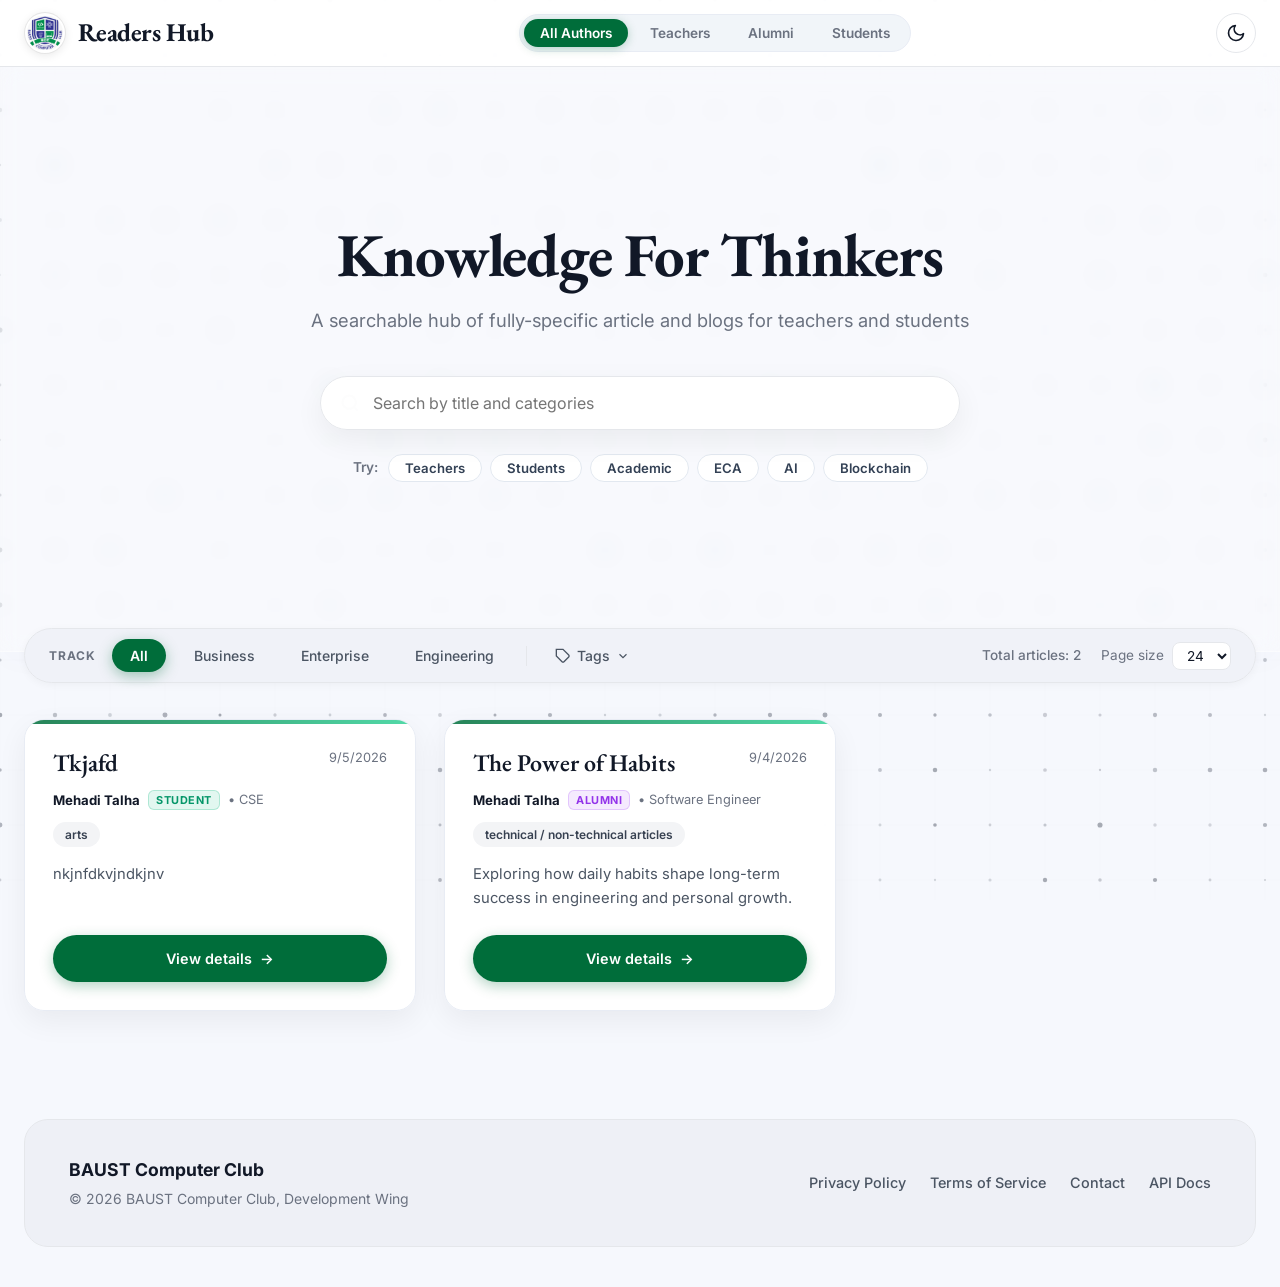
<file: index.html>
<!DOCTYPE html>
<html lang="en" data-theme="light">
<head>
  <meta charset="UTF-8">
  <meta name="viewport" content="width=device-width, initial-scale=1.0">
  <title>Readers Hub - BAUST Computer Club</title>
  <meta name="description" content="A searchable hub of fully-specific article and blogs for teachers and students by BAUST Computer Club.">
  
  <!-- Google Fonts -->
  <link rel="preconnect" href="https://fonts.googleapis.com">
  <link rel="preconnect" href="https://fonts.gstatic.com" crossorigin>
  <link href="https://fonts.googleapis.com/css2?family=EB+Garamond:ital,wght@0,400..800;1,400..800&family=Inter:ital,opsz,wght@0,14..32,100..900;1,14..32,100..900&display=swap" rel="stylesheet">
  
  <link rel="stylesheet" href="style.css">
</head>
<body>

  <!-- Full Webpage Constellation Grid Canvas Background -->
  <canvas id="constellationCanvas" class="global-canvas-bg"></canvas>

  <!-- Top Navigation Header -->
  <header class="site-header">
    <div class="header-container">
      <!-- Left: Logo + Readers Hub title side-by-side -->
      <a href="index.html" class="brand-logo-group" aria-label="BAUST Computer Club Home">
        <img src="img/logo.jpeg" alt="BAUST Computer Club Logo" class="bcc-logo-img">
        <h1 class="header-title">Readers Hub</h1>
      </a>

      <!-- Center/Right: Author Category Nav Buttons (No dropdown) -->
      <nav class="nav-author-categories" aria-label="Author Categories">
        <button class="author-cat-nav-btn active" data-role="all">All Authors</button>
        <button class="author-cat-nav-btn" data-role="teacher">Teachers</button>
        <button class="author-cat-nav-btn" data-role="alumni">Alumni</button>
        <button class="author-cat-nav-btn" data-role="student">Students</button>
      </nav>

      <!-- Right Theme Toggle -->
      <div class="header-actions">
        <button id="themeToggleBtn" class="theme-toggle-btn" aria-label="Toggle light/dark theme" title="Toggle Theme">
          <!-- Sun Icon (shown in dark mode) -->
          <svg class="icon-sun" viewBox="0 0 24 24" width="20" height="20" stroke="currentColor" stroke-width="2" fill="none" stroke-linecap="round" stroke-linejoin="round">
            <circle cx="12" cy="12" r="5"></circle>
            <line x1="12" y1="1" x2="12" y2="3"></line>
            <line x1="12" y1="21" x2="12" y2="23"></line>
            <line x1="4.22" y1="4.22" x2="5.64" y2="5.64"></line>
            <line x1="18.36" y1="18.36" x2="19.78" y2="19.78"></line>
            <line x1="1" y1="12" x2="3" y2="12"></line>
            <line x1="21" y1="12" x2="23" y2="12"></line>
            <line x1="4.22" y1="19.78" x2="5.64" y2="18.36"></line>
            <line x1="18.36" y1="5.64" x2="19.78" y2="4.22"></line>
          </svg>
          <!-- Moon Icon (shown in light mode) -->
          <svg class="icon-moon" viewBox="0 0 24 24" width="20" height="20" stroke="currentColor" stroke-width="2" fill="none" stroke-linecap="round" stroke-linejoin="round">
            <path d="M21 12.79A9 9 0 1 1 11.21 3 7 7 0 0 0 21 12.79z"></path>
          </svg>
        </button>
      </div>
    </div>
  </header>

  <!-- Hero Section -->
  <section class="hero-section">
    <div class="hero-container">
      <h2 class="hero-title">Knowledge For Thinkers</h2>
      <p class="hero-subtitle">A searchable hub of fully-specific article and blogs for teachers and students</p>

      <!-- Search Input Container -->
      <div class="search-box-wrapper">
        <svg class="search-icon" viewBox="0 0 24 24" width="20" height="20" stroke="currentColor" stroke-width="2" fill="none">
          <circle cx="11" cy="11" r="8"></circle>
          <line x1="21" y1="21" x2="16.65" y2="16.65"></line>
        </svg>
        <input type="text" id="searchInput" class="search-input" placeholder="Search by title and categories" autocomplete="off" aria-label="Search articles">
        <button id="clearSearchBtn" class="clear-search-btn" aria-label="Clear search" hidden>✕</button>
      </div>

      <!-- Quick Try Keywords -->
      <div class="quick-try-wrapper">
        <span class="try-label">Try:</span>
        <div class="try-pills">
          <button class="try-pill-btn" data-query="Teachers">Teachers</button>
          <button class="try-pill-btn" data-query="Students">Students</button>
          <button class="try-pill-btn" data-query="Academic">Academic</button>
          <button class="try-pill-btn" data-query="ECA">ECA</button>
          <button class="try-pill-btn" data-query="ai">AI</button>
          <button class="try-pill-btn" data-query="blockchain">Blockchain</button>
        </div>
      </div>
    </div>
  </section>

  <!-- Control & Filter Bar -->
  <main class="content-wrapper">
    <div class="control-bar-wrapper">
      <div class="control-bar">
        <!-- Left: Track filter buttons -->
        <div class="track-filters">
          <span class="track-label">TRACK</span>
          <button class="track-btn active" data-track="All">All</button>
          <button class="track-btn" data-track="Business">Business</button>
          <button class="track-btn" data-track="Enterprise">Enterprise</button>
          <button class="track-btn" data-track="Engineering">Engineering</button>

          <!-- Divider -->
          <span class="v-divider"></span>

          <!-- Tags Dropdown filter button -->
          <div class="tags-dropdown-wrapper">
            <button id="tagsDropdownBtn" class="tags-dropdown-btn">
              <svg viewBox="0 0 24 24" width="16" height="16" stroke="currentColor" stroke-width="2" fill="none">
                <path d="M20.59 13.41l-7.17 7.17a2 2 0 0 1-2.83 0L2 12V2h10l8.59 8.59a2 2 0 0 1 0 2.82z"></path>
                <line x1="7" y1="7" x2="7.01" y2="7"></line>
              </svg>
              <span>Tags</span>
              <svg class="chevron-icon" viewBox="0 0 24 24" width="14" height="14" stroke="currentColor" stroke-width="2" fill="none">
                <polyline points="6 9 12 15 18 9"></polyline>
              </svg>
            </button>

            <!-- Tags menu -->
            <div id="tagsMenu" class="tags-menu" hidden>
              <!-- Populated dynamically -->
            </div>
          </div>
        </div>

        <!-- Right: Counter and Page Size -->
        <div class="control-right">
          <span class="article-count" id="articleCountLabel">Total articles: 0</span>
          
          <div class="page-size-wrapper">
            <label for="pageSizeSelect">Page size</label>
            <select id="pageSizeSelect" class="page-size-select">
              <option value="6">6</option>
              <option value="12">12</option>
              <option value="24" selected>24</option>
              <option value="36">36</option>
            </select>
          </div>
        </div>
      </div>
    </div>

    <!-- Article Cards Grid -->
    <section class="articles-section">
      <div id="articlesGrid" class="articles-grid">
        <!-- Rendered dynamically via app.js -->
      </div>

      <!-- Empty State -->
      <div id="emptyState" class="empty-state" hidden>
        <div class="empty-icon">🔍</div>
        <h3>No matching articles found</h3>
        <p>Try adjusting your search criteria or filter tags.</p>
        <button id="resetFiltersBtn" class="reset-btn">Reset All Filters</button>
      </div>
    </section>

    <!-- Pagination Container -->
    <nav class="pagination-container" aria-label="Page navigation">
      <div id="paginationControls" class="pagination-controls">
        <!-- Dynamic pagination buttons -->
      </div>
    </nav>
  </main>

  <!-- Footer Section -->
  <footer class="site-footer">
    <div class="footer-card">
      <div class="footer-left">
        <h4 class="footer-brand">BAUST Computer Club</h4>
        <p class="footer-copyright">© 2026 BAUST Computer Club, Development Wing</p>
      </div>

      <div class="footer-links">
        <a href="#privacy" class="footer-link">Privacy Policy</a>
        <a href="#terms" class="footer-link">Terms of Service</a>
        <a href="#contact" class="footer-link">Contact</a>
        <a href="#api" class="footer-link">API Docs</a>
      </div>
    </div>
  </footer>

  <!-- Article Detail Modal -->
  <div id="articleModal" class="modal-overlay" hidden aria-hidden="true" role="dialog" aria-labelledby="modalTitle">
    <div class="modal-card">
      <button id="closeModalBtn" class="modal-close-btn" aria-label="Close modal">✕</button>
      
      <div class="modal-header">
        <div class="modal-meta-top">
          <span id="modalDate" class="modal-date">2024-08-12</span>
          <span id="modalTrack" class="modal-track-badge">Business</span>
        </div>
        <h2 id="modalTitle" class="modal-title">FungalForecast</h2>
        <div id="modalCategories" class="modal-categories"></div>
      </div>

      <div class="modal-body">
        <div id="modalDescription" class="modal-description-callout"></div>
        <div id="modalContent" class="modal-full-content"></div>
      </div>

      <div class="modal-footer">
        <div id="modalTags" class="modal-tags"></div>
      </div>
    </div>
  </div>

  <script src="data.js"></script>
  <script src="app.js"></script>
</body>
</html>
</file>
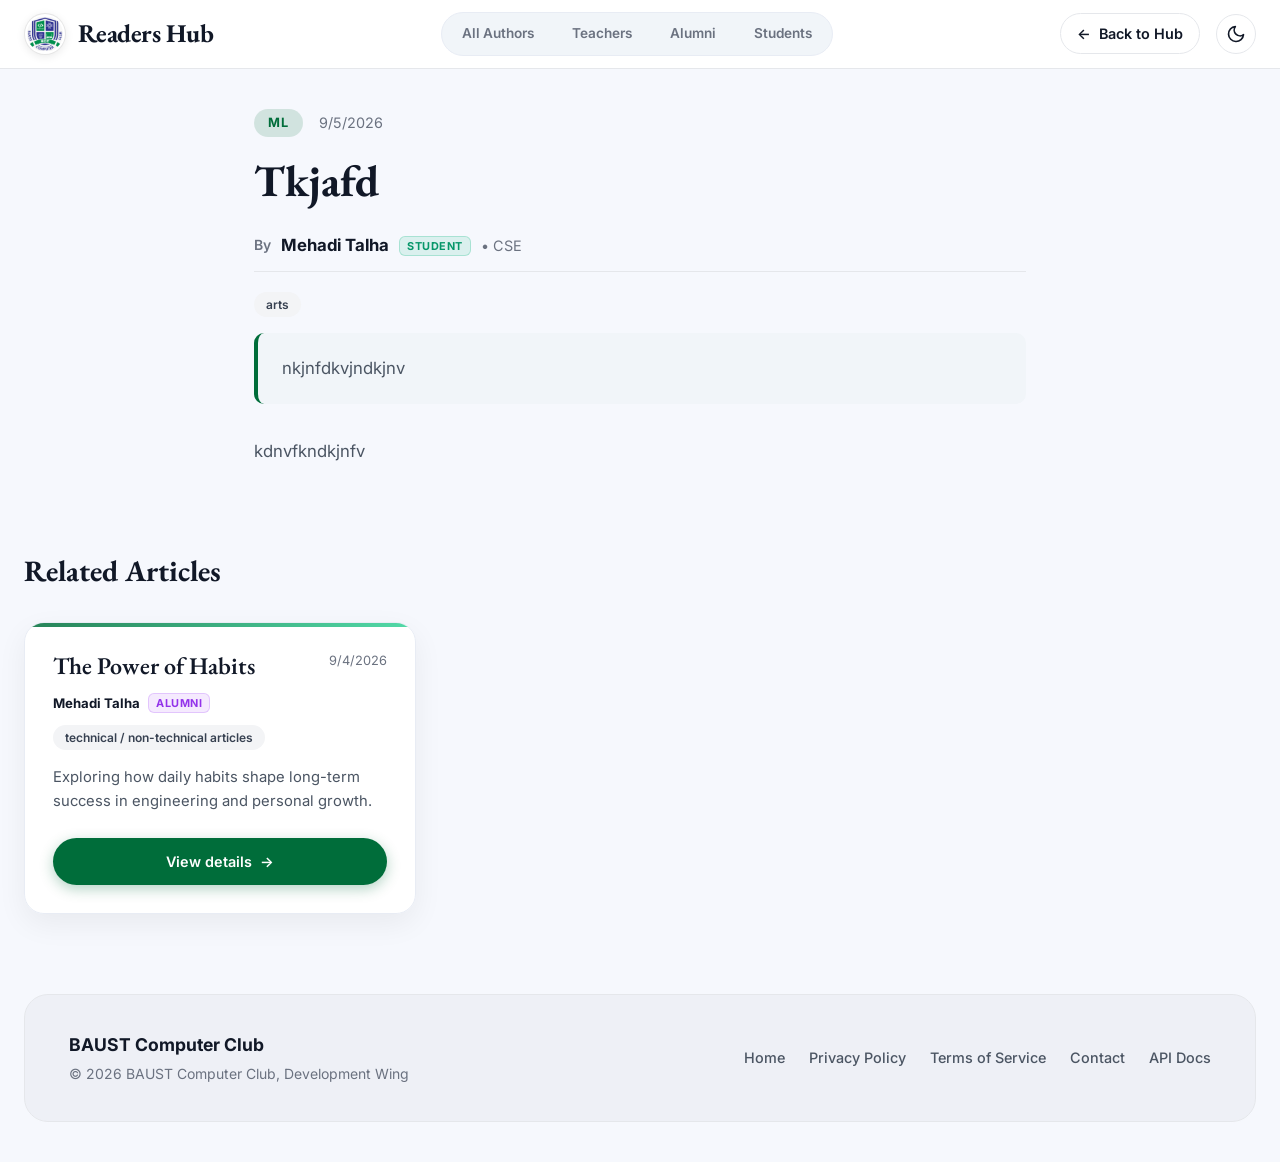
<file: article.html>
<!DOCTYPE html>
<html lang="en" data-theme="light">
<head>
  <meta charset="UTF-8">
  <meta name="viewport" content="width=device-width, initial-scale=1.0">
  <title>Article Detail - Readers Hub</title>
  <meta name="description" content="Read full article on Readers Hub by BAUST Computer Club.">
  
  <!-- Google Fonts -->
  <link rel="preconnect" href="https://fonts.googleapis.com">
  <link rel="preconnect" href="https://fonts.gstatic.com" crossorigin>
  <link href="https://fonts.googleapis.com/css2?family=EB+Garamond:ital,wght@0,400..800;1,400..800&family=Inter:ital,opsz,wght@0,14..32,100..900;1,14..32,100..900&display=swap" rel="stylesheet">
  
  <link rel="stylesheet" href="style.css">
</head>
<body>

  <!-- Top Navigation Header -->
  <header class="site-header">
    <div class="header-container">
      <!-- Left: Logo + Readers Hub title side-by-side -->
      <a href="index.html" class="brand-logo-group" aria-label="BAUST Computer Club Home">
        <img src="img/logo.jpeg" alt="BAUST Computer Club Logo" class="bcc-logo-img">
        <h1 class="header-title">Readers Hub</h1>
      </a>

      <!-- Center/Right: Author Category Nav Links (No dropdown) -->
      <nav class="nav-author-categories" aria-label="Author Categories">
        <a href="index.html" class="author-cat-nav-link">All Authors</a>
        <a href="index.html?authorCategory=teacher" class="author-cat-nav-link">Teachers</a>
        <a href="index.html?authorCategory=alumni" class="author-cat-nav-link">Alumni</a>
        <a href="index.html?authorCategory=student" class="author-cat-nav-link">Students</a>
      </nav>

      <!-- Right Header Actions -->
      <div class="header-actions">
        <a href="index.html" class="back-btn-link">
          <span>←</span> Back to Hub
        </a>

        <button id="themeToggleBtn" class="theme-toggle-btn" aria-label="Toggle light/dark theme" title="Toggle Theme">
          <svg class="icon-sun" viewBox="0 0 24 24" width="20" height="20" stroke="currentColor" stroke-width="2" fill="none" stroke-linecap="round" stroke-linejoin="round">
            <circle cx="12" cy="12" r="5"></circle>
            <line x1="12" y1="1" x2="12" y2="3"></line>
            <line x1="12" y1="21" x2="12" y2="23"></line>
            <line x1="4.22" y1="4.22" x2="5.64" y2="5.64"></line>
            <line x1="18.36" y1="18.36" x2="19.78" y2="19.78"></line>
            <line x1="1" y1="12" x2="3" y2="12"></line>
            <line x1="21" y1="12" x2="23" y2="12"></line>
            <line x1="4.22" y1="19.78" x2="5.64" y2="18.36"></line>
            <line x1="18.36" y1="5.64" x2="19.78" y2="4.22"></line>
          </svg>
          <svg class="icon-moon" viewBox="0 0 24 24" width="20" height="20" stroke="currentColor" stroke-width="2" fill="none" stroke-linecap="round" stroke-linejoin="round">
            <path d="M21 12.79A9 9 0 1 1 11.21 3 7 7 0 0 0 21 12.79z"></path>
          </svg>
        </button>
      </div>
    </div>
  </header>

  <!-- Article View Container -->
  <main class="article-page-container">
    <div id="articleHeroCard" class="article-reader-view">
      <div class="article-meta-row">
        <span id="articleTrack" class="article-track-pill">Track</span>
        <span id="articleDate" class="article-date-text">2024-08-12</span>
      </div>

      <h1 id="articleTitle" class="article-main-title">Loading Article...</h1>

      <!-- Author Box Under Title -->
      <div id="articleAuthorBox" class="article-author-card"></div>

      <div id="articleCategories" class="card-categories"></div>

      <div id="articleDescription" class="article-lead-box"></div>

      <div id="articleBody" class="article-body-content"></div>

      <div id="articleTags" class="article-tags-row"></div>
    </div>
  </main>

  <!-- Related Articles Section -->
  <section class="related-section">
    <h2 class="related-title">Related Articles</h2>
    <div id="relatedGrid" class="articles-grid"></div>
  </section>

  <!-- Footer -->
  <footer class="site-footer">
    <div class="footer-card">
      <div class="footer-left">
        <h4 class="footer-brand">BAUST Computer Club</h4>
        <p class="footer-copyright">© 2026 BAUST Computer Club, Development Wing</p>
      </div>

      <div class="footer-links">
        <a href="index.html" class="footer-link">Home</a>
        <a href="#privacy" class="footer-link">Privacy Policy</a>
        <a href="#terms" class="footer-link">Terms of Service</a>
        <a href="#contact" class="footer-link">Contact</a>
        <a href="#api" class="footer-link">API Docs</a>
      </div>
    </div>
  </footer>

  <script src="data.js"></script>
  <script src="article.js"></script>
</body>
</html>
</file>
<file: style.css>
/* CSS Reset & Variables */
*, *::before, *::after {
  box-sizing: border-box;
  margin: 0;
  padding: 0;
}

:root {
  --font-serif: 'EB Garamond', Georgia, serif;
  --font-sans: 'Inter', -apple-system, BlinkMacSystemFont, 'Segoe UI', Roboto, sans-serif;
  --transition-speed: 0.25s;
}

/* Light Theme Variables */
[data-theme="light"] {
  --bg-page: #f6f8fd;
  --bg-header: rgba(255, 255, 255, 0.95);
  --bg-hero: rgba(255, 255, 255, 0.45);
  --bg-hero-search: rgba(255, 255, 255, 0.98);
  --bg-control-bar: rgba(240, 242, 248, 0.95);
  --bg-control-active: #006D3A;
  --text-control-active: #ffffff;
  --bg-card: rgba(255, 255, 255, 0.95);
  --bg-footer: rgba(238, 240, 246, 0.95);
  --text-heading: #111827;
  --text-body: #4b5563;
  --text-muted: #6b7280;
  --border-light: #e5e7eb;
  --border-card: #e8ecf4;
  --shadow-sm: 0 2px 8px rgba(0, 0, 0, 0.04);
  --shadow-md: 0 10px 30px rgba(0, 0, 0, 0.06);
  --shadow-hover: 0 20px 45px rgba(0, 0, 0, 0.12), 0 0 25px rgba(0, 109, 58, 0.35);
  --accent-color: #006D3A;
  --btn-view-bg: #006D3A;
  --btn-view-text: #ffffff;
  --btn-view-hover: #00552d;
  --pill-try-bg: #ffffff;
  --pill-try-border: #e2e8f0;
  --pill-try-text: #334155;
  --tag-bg: #f1f5f9;
  --tag-text: #334155;
  --accent-bar: linear-gradient(90deg, #006D3A, #34d399);
}

/* Dark Theme Variables */
[data-theme="dark"] {
  --bg-page: #0f1015;
  --bg-header: rgba(20, 21, 28, 0.92);
  --bg-hero: transparent;
  --bg-hero-search: rgba(24, 26, 36, 0.95);
  --bg-control-bar: rgba(24, 27, 36, 0.92);
  --bg-control-active: #006D3A;
  --text-control-active: #ffffff;
  --bg-card: rgba(28, 31, 43, 0.92);
  --bg-footer: rgba(25, 27, 38, 0.92);
  --text-heading: #f9fafb;
  --text-body: #cbd5e1;
  --text-muted: #94a3b8;
  --border-light: #262936;
  --border-card: #282c3d;
  --shadow-sm: 0 2px 10px rgba(0, 0, 0, 0.3);
  --shadow-md: 0 12px 35px rgba(0, 0, 0, 0.45);
  --shadow-hover: 0 22px 50px rgba(0, 0, 0, 0.65), 0 0 25px rgba(0, 109, 58, 0.45);
  --accent-color: #006D3A;
  --btn-view-bg: #006D3A;
  --btn-view-text: #ffffff;
  --btn-view-hover: #008f4c;
  --pill-try-bg: #1c1f2b;
  --pill-try-border: #2e3346;
  --pill-try-text: #e2e8f0;
  --tag-bg: #12141c;
  --tag-text: #cbd5e1;
  --accent-bar: linear-gradient(90deg, #006D3A, #34d399);
}

body {
  font-family: var(--font-sans);
  background-color: var(--bg-page);
  color: var(--text-body);
  line-height: 1.6;
  min-height: 100vh;
  position: relative;
  transition: background-color var(--transition-speed), color var(--transition-speed);
}

/* Full Webpage Fixed Canvas Background */
.global-canvas-bg {
  position: fixed;
  top: 0;
  left: 0;
  width: 100vw;
  height: 100vh;
  pointer-events: none;
  z-index: 0;
}

/* Header Navbar */
.site-header {
  position: sticky;
  top: 0;
  z-index: 1000;
  background-color: var(--bg-header);
  border-bottom: 1px solid var(--border-light);
  backdrop-filter: blur(12px);
  transition: background-color var(--transition-speed), border-color var(--transition-speed);
}

.header-container {
  max-width: 1280px;
  margin: 0 auto;
  padding: 12px 24px;
  display: flex;
  align-items: center;
  justify-content: space-between;
}

.brand-logo-group {
  display: flex;
  align-items: center;
  gap: 12px;
  text-decoration: none;
  transition: transform 0.2s ease;
}

.brand-logo-group:hover {
  transform: scale(1.02);
}

.bcc-logo-img {
  width: 42px;
  height: 42px;
  border-radius: 50%;
  object-fit: contain;
  background-color: #ffffff;
  padding: 2px;
  border: 1px solid rgba(0, 0, 0, 0.1);
  display: block;
  flex-shrink: 0;
  box-shadow: 0 2px 8px rgba(0, 0, 0, 0.08);
}

.header-title {
  font-family: var(--font-serif);
  font-size: 1.6rem;
  font-weight: 700;
  color: var(--text-heading);
  letter-spacing: -0.02em;
  line-height: 1;
}

/* Direct Author Category Nav Buttons & Links (No dropdown) */
.nav-author-categories {
  display: flex;
  align-items: center;
  gap: 6px;
  background-color: var(--tag-bg);
  padding: 4px;
  border-radius: 9999px;
  border: 1px solid var(--border-card);
}

.author-cat-nav-btn, .author-cat-nav-link {
  display: inline-flex;
  align-items: center;
  justify-content: center;
  padding: 6px 16px;
  border-radius: 9999px;
  font-family: var(--font-sans);
  font-size: 0.85rem;
  font-weight: 600;
  color: var(--text-muted);
  background: transparent;
  border: none;
  text-decoration: none;
  cursor: pointer;
  transition: all 0.2s cubic-bezier(0.16, 1, 0.3, 1);
  white-space: nowrap;
}

.author-cat-nav-btn:hover, .author-cat-nav-link:hover {
  color: var(--text-heading);
  background-color: rgba(0, 0, 0, 0.05);
}

[data-theme="dark"] .author-cat-nav-btn:hover, [data-theme="dark"] .author-cat-nav-link:hover {
  background-color: rgba(255, 255, 255, 0.08);
}

.author-cat-nav-btn.active, .author-cat-nav-link.active {
  background-color: #006D3A;
  color: #ffffff !important;
  box-shadow: 0 2px 10px rgba(0, 109, 58, 0.25);
}

.header-actions {
  display: flex;
  align-items: center;
  gap: 16px;
}

.back-btn-link {
  display: inline-flex;
  align-items: center;
  gap: 8px;
  color: var(--text-heading);
  text-decoration: none;
  font-size: 0.9rem;
  font-weight: 600;
  padding: 8px 16px;
  border-radius: 9999px;
  background: var(--pill-try-bg);
  border: 1px solid var(--border-light);
  transition: all 0.2s ease;
}

.back-btn-link:hover {
  border-color: #006D3A;
  color: #006D3A;
  transform: translateX(-3px);
}

.theme-toggle-btn {
  background: var(--pill-try-bg);
  border: 1px solid var(--border-light);
  color: var(--text-heading);
  width: 40px;
  height: 40px;
  border-radius: 50%;
  display: flex;
  align-items: center;
  justify-content: center;
  cursor: pointer;
  transition: all 0.2s ease;
}

.theme-toggle-btn:hover {
  transform: rotate(15deg) scale(1.08);
  border-color: #006D3A;
}

[data-theme="light"] .icon-sun { display: none; }
[data-theme="light"] .icon-moon { display: block; }
[data-theme="dark"] .icon-sun { display: block; }
[data-theme="dark"] .icon-moon { display: none; }

/* Hero Section */
.hero-section {
  min-height: 65vh;
  display: flex;
  align-items: center;
  justify-content: center;
  padding: 80px 24px 96px;
  text-align: center;
  position: relative;
  z-index: 1;
  transition: background 0.3s ease, backdrop-filter 0.3s ease;
}

/* Glassmorphism Effect in Hero Section (Light Mode Only) */
[data-theme="light"] .hero-section {
  background: rgba(255, 255, 255, 0.22);
  backdrop-filter: blur(10px);
  -webkit-backdrop-filter: blur(10px);
  border-bottom: 1px solid rgba(255, 255, 255, 0.4);
  box-shadow: 0 8px 32px rgba(31, 38, 135, 0.02);
}

[data-theme="dark"] .hero-section {
  background: transparent;
  backdrop-filter: none;
  -webkit-backdrop-filter: none;
  border-bottom: none;
  box-shadow: none;
}

.hero-container {
  position: relative;
  z-index: 2;
  max-width: 900px;
  margin: 0 auto;
  width: 100%;
}

.hero-title {
  font-family: var(--font-serif);
  font-size: 3.8rem;
  font-weight: 700;
  color: var(--text-heading);
  margin-bottom: 16px;
  letter-spacing: -0.02em;
  line-height: 1.15;
}

.hero-subtitle {
  font-size: 1.15rem;
  color: var(--text-muted);
  margin-bottom: 40px;
  font-weight: 400;
}

/* Search Box */
.search-box-wrapper {
  position: relative;
  max-width: 640px;
  margin: 0 auto 24px;
}

.search-icon {
  position: absolute;
  left: 20px;
  top: 50%;
  transform: translateY(-50%);
  color: var(--text-muted);
  pointer-events: none;
}

.search-input {
  width: 100%;
  padding: 16px 48px 16px 52px;
  font-family: var(--font-sans);
  font-size: 1rem;
  color: var(--text-heading);
  background-color: var(--bg-hero-search);
  border: 1px solid var(--border-light);
  border-radius: 9999px;
  box-shadow: var(--shadow-md);
  outline: none;
  transition: all 0.2s ease;
  backdrop-filter: blur(8px);
}

.search-input:focus {
  border-color: #006D3A;
  box-shadow: 0 0 0 4px rgba(0, 109, 58, 0.2), var(--shadow-md);
}

.clear-search-btn {
  position: absolute;
  right: 18px;
  top: 50%;
  transform: translateY(-50%);
  background: none;
  border: none;
  color: var(--text-muted);
  font-size: 1.1rem;
  cursor: pointer;
  padding: 4px;
}

.clear-search-btn:hover {
  color: var(--text-heading);
}

/* Quick Try Pills */
.quick-try-wrapper {
  display: flex;
  align-items: center;
  justify-content: center;
  gap: 10px;
  flex-wrap: wrap;
  font-size: 0.9rem;
}

.try-label {
  color: var(--text-muted);
  font-size: 0.85rem;
  font-weight: 600;
}

.try-pills {
  display: flex;
  align-items: center;
  gap: 8px;
  flex-wrap: wrap;
}

.try-pill-btn {
  background-color: var(--pill-try-bg);
  border: 1px solid var(--pill-try-border);
  color: var(--pill-try-text);
  font-family: var(--font-sans);
  font-size: 0.825rem;
  font-weight: 600;
  padding: 5px 16px;
  border-radius: 9999px;
  cursor: pointer;
  transition: all 0.2s ease;
}

.try-pill-btn:hover, .try-pill-btn.active {
  background-color: #006D3A;
  color: #ffffff;
  border-color: #006D3A;
  transform: translateY(-1px);
}

/* Main Content Area */
.content-wrapper {
  max-width: 1280px;
  margin: -24px auto 60px;
  padding: 0 24px;
  position: relative;
  z-index: 10;
}

/* Control & Filter Bar (Higher Stacking Context) */
.control-bar-wrapper {
  margin-bottom: 36px;
  position: relative;
  z-index: 500;
}

.control-bar {
  background-color: var(--bg-control-bar);
  border: 1px solid var(--border-light);
  border-radius: 9999px;
  padding: 10px 24px;
  display: flex;
  align-items: center;
  justify-content: space-between;
  gap: 16px;
  flex-wrap: wrap;
  box-shadow: var(--shadow-sm);
  backdrop-filter: blur(12px);
  position: relative;
  z-index: 500;
  overflow: visible !important;
  transition: background-color var(--transition-speed), border-color var(--transition-speed);
}

.track-filters {
  display: flex;
  align-items: center;
  gap: 10px;
  flex-wrap: wrap;
}

.track-label {
  font-size: 0.75rem;
  font-weight: 700;
  letter-spacing: 0.08em;
  color: var(--text-muted);
  margin-right: 6px;
}

.track-btn {
  background: transparent;
  border: none;
  color: var(--text-body);
  font-family: var(--font-sans);
  font-size: 0.875rem;
  font-weight: 500;
  padding: 8px 18px;
  border-radius: 9999px;
  cursor: pointer;
  transition: all 0.2s ease;
}

.track-btn:hover {
  color: var(--text-heading);
  background-color: rgba(255, 255, 255, 0.06);
}

.track-btn.active {
  background-color: #006D3A;
  color: #ffffff;
  font-weight: 600;
  box-shadow: 0 4px 14px rgba(0, 109, 58, 0.35);
}

.v-divider {
  width: 1px;
  height: 20px;
  background-color: var(--border-light);
  margin: 0 4px;
}

/* Tags Dropdown - Highest Stacking Priority */
.tags-dropdown-wrapper {
  position: relative;
  z-index: 600;
}

.tags-dropdown-btn {
  background: transparent;
  border: none;
  color: var(--text-body);
  font-family: var(--font-sans);
  font-size: 0.875rem;
  font-weight: 500;
  display: flex;
  align-items: center;
  gap: 6px;
  padding: 8px 14px;
  border-radius: 9999px;
  cursor: pointer;
  transition: all 0.2s ease;
}

.tags-dropdown-btn:hover, .tags-dropdown-btn.active {
  background-color: rgba(255, 255, 255, 0.06);
  color: var(--text-heading);
}

.tags-menu {
  display: none;
  position: absolute;
  top: calc(100% + 10px);
  left: 0;
  background-color: var(--bg-card);
  border: 1px solid var(--border-card);
  border-radius: 16px;
  padding: 14px;
  width: 250px;
  max-height: 280px;
  overflow-y: auto;
  box-shadow: 0 16px 45px rgba(0, 0, 0, 0.35);
  backdrop-filter: blur(20px);
  z-index: 99999;
}

.tags-menu.show {
  display: flex;
  flex-direction: column;
  gap: 6px;
}

.tag-option-item {
  display: flex;
  align-items: center;
  gap: 8px;
  font-size: 0.85rem;
  color: var(--text-body);
  cursor: pointer;
  padding: 6px 10px;
  border-radius: 6px;
  transition: background 0.15s ease;
}

.tag-option-item:hover {
  background-color: var(--tag-bg);
  color: var(--text-heading);
}

/* Right Control Meta */
.control-right {
  display: flex;
  align-items: center;
  gap: 20px;
  font-size: 0.85rem;
  color: var(--text-muted);
}

.article-count {
  font-weight: 500;
}

.page-size-wrapper {
  display: flex;
  align-items: center;
  gap: 8px;
}

.page-size-select {
  background-color: var(--bg-card);
  color: var(--text-heading);
  border: 1px solid var(--border-light);
  border-radius: 8px;
  padding: 4px 10px;
  font-family: var(--font-sans);
  font-size: 0.85rem;
  cursor: pointer;
  outline: none;
}

/* Articles Grid (Lower Stacking Priority than Control Bar) */
.articles-grid {
  display: grid;
  grid-template-columns: repeat(3, 1fr);
  gap: 28px;
  position: relative;
  z-index: 1;
}

@media (max-width: 1024px) {
  .articles-grid {
    grid-template-columns: repeat(2, 1fr);
  }
}

@media (max-width: 680px) {
  .articles-grid {
    grid-template-columns: 1fr;
  }
  .control-bar {
    border-radius: 20px;
    flex-direction: column;
    align-items: flex-start;
  }
  .control-right {
    width: 100%;
    justify-content: space-between;
  }
  .hero-title {
    font-size: 2.6rem;
  }
}

/* Article Card */
.article-card {
  background-color: var(--bg-card);
  border: 1px solid var(--border-card);
  border-radius: 20px;
  padding: 28px;
  display: flex;
  flex-direction: column;
  justify-content: space-between;
  position: relative;
  overflow: hidden;
  box-shadow: var(--shadow-md);
  backdrop-filter: blur(12px);
  transition: transform 0.25s cubic-bezier(0.16, 1, 0.3, 1), box-shadow 0.25s ease, border-color 0.25s ease;
}

/* Card Top Accent Bar */
.article-card::before {
  content: '';
  position: absolute;
  top: 0;
  left: 0;
  right: 0;
  height: 4px;
  background: linear-gradient(90deg, #006D3A, #34d399);
  opacity: 0.85;
}

/* Card Hover */
.article-card:hover {
  transform: translateY(-6px);
  box-shadow: var(--shadow-hover);
  border-color: #006D3A;
}

.card-top {
  display: flex;
  align-items: flex-start;
  justify-content: space-between;
  gap: 12px;
  margin-bottom: 12px;
}

.card-title-link {
  text-decoration: none;
  color: inherit;
}

.card-title {
  font-family: var(--font-serif);
  font-size: 1.5rem;
  font-weight: 600;
  color: var(--text-heading);
  line-height: 1.25;
  transition: color 0.2s ease;
}

.card-title-link:hover .card-title {
  color: #006D3A;
}

.card-date {
  font-size: 0.8rem;
  color: var(--text-muted);
  white-space: nowrap;
}

/* Categories Badges */
.card-categories {
  display: flex;
  align-items: center;
  gap: 8px;
  flex-wrap: wrap;
  margin-bottom: 16px;
}

.cat-badge {
  font-size: 0.75rem;
  font-weight: 600;
  padding: 3px 12px;
  border-radius: 9999px;
  text-transform: lowercase;
}

/* Category Colors */
.cat-badge.business { background-color: #dbeafe; color: #1e40af; }
.cat-badge.agriculture { background-color: #dcfce7; color: #166534; }
.cat-badge.engineering { background-color: #e0e7ff; color: #3730a3; }
.cat-badge.education { background-color: #ffedd5; color: #9a3412; }
.cat-badge.enterprise { background-color: #ede9fe; color: #5b21b6; }
.cat-badge.supply-chain { background-color: #f1f5f9; color: #334155; }
.cat-badge.health { background-color: #ffe4e6; color: #9f1239; }
.cat-badge.security { background-color: #fee2e2; color: #991b1b; }
.cat-badge.default { background-color: #f3f4f6; color: #374151; }

[data-theme="dark"] .cat-badge.business { background-color: #1e3a8a; color: #bfdbfe; }
[data-theme="dark"] .cat-badge.agriculture { background-color: #14532d; color: #bbf7d0; }
[data-theme="dark"] .cat-badge.engineering { background-color: #312e81; color: #c7d2fe; }
[data-theme="dark"] .cat-badge.education { background-color: #7c2d12; color: #fed7aa; }
[data-theme="dark"] .cat-badge.enterprise { background-color: #4c1d95; color: #ddd6fe; }
[data-theme="dark"] .cat-badge.supply-chain { background-color: #334155; color: #e2e8f0; }

.card-description {
  font-size: 0.925rem;
  color: var(--text-body);
  margin-bottom: 24px;
  line-height: 1.6;
  display: -webkit-box;
  -webkit-line-clamp: 5;
  -webkit-box-orient: vertical;
  overflow: hidden;
}

/* Card Bottom */
.card-bottom {
  margin-top: auto;
  display: flex;
  flex-direction: column;
  gap: 20px;
}

.card-tags {
  display: flex;
  align-items: center;
  gap: 8px;
  flex-wrap: wrap;
}

.tag-pill {
  background-color: var(--tag-bg);
  color: var(--tag-text);
  border: 1px solid var(--border-light);
  font-size: 0.775rem;
  padding: 4px 12px;
  border-radius: 9999px;
  display: inline-flex;
  align-items: center;
  gap: 6px;
}

/* Button Color #006D3A */
.view-btn {
  background-color: #006D3A;
  color: #ffffff;
  font-family: var(--font-sans);
  font-size: 0.9rem;
  font-weight: 600;
  padding: 12px 24px;
  border-radius: 9999px;
  border: none;
  cursor: pointer;
  display: flex;
  align-items: center;
  justify-content: center;
  gap: 8px;
  width: 100%;
  text-decoration: none;
  transition: all 0.2s ease;
  box-shadow: 0 4px 14px rgba(0, 109, 58, 0.3);
}

.view-btn:hover {
  background-color: #00562e;
  transform: translateY(-2px);
  box-shadow: 0 6px 20px rgba(0, 109, 58, 0.45);
}

/* Empty State */
.empty-state {
  text-align: center;
  padding: 80px 20px;
  color: var(--text-muted);
}

.empty-icon {
  font-size: 3rem;
  margin-bottom: 16px;
}

.empty-state h3 {
  font-family: var(--font-serif);
  font-size: 1.5rem;
  color: var(--text-heading);
  margin-bottom: 8px;
}

.reset-btn {
  margin-top: 20px;
  background-color: #006D3A;
  color: #ffffff;
  border: none;
  padding: 10px 24px;
  border-radius: 9999px;
  font-weight: 600;
  cursor: pointer;
}

/* Pagination */
.pagination-container {
  margin-top: 48px;
  display: flex;
  justify-content: center;
  position: relative;
  z-index: 10;
}

.pagination-controls {
  display: flex;
  align-items: center;
  gap: 12px;
}

.page-btn {
  width: 42px;
  height: 42px;
  border-radius: 50%;
  border: 1px solid var(--border-light);
  background-color: var(--bg-card);
  color: var(--text-heading);
  font-family: var(--font-sans);
  font-size: 0.95rem;
  font-weight: 600;
  display: flex;
  align-items: center;
  justify-content: center;
  cursor: pointer;
  backdrop-filter: blur(8px);
  transition: all 0.2s ease;
}

.page-btn:hover:not(:disabled) {
  border-color: #006D3A;
  color: #006D3A;
  transform: scale(1.08);
}

.page-btn.active {
  background-color: #006D3A;
  color: #ffffff;
  border-color: #006D3A;
}

.page-btn:disabled {
  opacity: 0.4;
  cursor: not-allowed;
}

/* Article Detail Page Layout (article.html) */
.article-page-container {
  max-width: 820px;
  margin: 40px auto 80px;
  padding: 0 24px;
  position: relative;
  z-index: 10;
}

.article-reader-view {
  background: transparent;
  border: none;
  box-shadow: none;
  padding: 0;
  margin-bottom: 56px;
}

.article-meta-row {
  display: flex;
  align-items: center;
  gap: 16px;
  margin-bottom: 16px;
  flex-wrap: wrap;
}

.article-track-pill {
  background-color: rgba(0, 109, 58, 0.15);
  color: #006D3A;
  font-size: 0.8rem;
  font-weight: 700;
  text-transform: uppercase;
  letter-spacing: 0.06em;
  padding: 4px 14px;
  border-radius: 9999px;
}

.article-date-text {
  font-size: 0.9rem;
  color: var(--text-muted);
}

.article-main-title {
  font-family: var(--font-serif);
  font-size: 2.75rem;
  font-weight: 700;
  line-height: 1.25;
  color: var(--text-heading);
  margin-bottom: 20px;
}

.article-lead-box {
  background-color: var(--tag-bg);
  border-left: 4px solid #006D3A;
  padding: 20px 24px;
  border-radius: 10px;
  font-size: 1.05rem;
  font-weight: 400;
  color: var(--text-body);
  line-height: 1.8;
  margin-bottom: 32px;
  text-align: justify;
}

.article-body-content {
  font-size: 1.05rem;
  font-weight: 400;
  color: var(--text-body);
  line-height: 1.85;
}

.article-body-content p {
  margin-bottom: 24px;
  font-weight: 400;
  text-align: justify;
}

.article-tags-row {
  margin-top: 40px;
  padding-top: 24px;
  border-top: 1px solid var(--border-light);
  display: flex;
  align-items: center;
  gap: 10px;
  flex-wrap: wrap;
}

/* Related Articles Section */
.related-section {
  max-width: 1280px;
  margin: 0 auto 80px;
  padding: 0 24px;
  position: relative;
  z-index: 10;
}

.related-title {
  font-family: var(--font-serif);
  font-size: 1.85rem;
  color: var(--text-heading);
  margin-bottom: 28px;
}

/* Footer Section */
.site-footer {
  max-width: 1280px;
  margin: 0 auto 40px;
  padding: 0 24px;
  position: relative;
  z-index: 10;
}

.footer-card {
  background-color: var(--bg-footer);
  border: 1px solid var(--border-light);
  border-radius: 24px;
  padding: 36px 44px;
  display: flex;
  align-items: center;
  justify-content: space-between;
  gap: 24px;
  flex-wrap: wrap;
  backdrop-filter: blur(12px);
  transition: background-color var(--transition-speed);
}

.footer-brand {
  font-family: var(--font-sans);
  font-size: 1.1rem;
  font-weight: 700;
  color: var(--text-heading);
  margin-bottom: 4px;
}

.footer-copyright {
  font-size: 0.875rem;
  color: var(--text-muted);
}

.footer-links {
  display: flex;
  align-items: center;
  gap: 24px;
  flex-wrap: wrap;
}

.footer-link {
  color: var(--text-body);
  text-decoration: none;
  font-size: 0.9rem;
  font-weight: 500;
  transition: color 0.2s ease;
}

.footer-link:hover {
  color: #006D3A;
}

/* --- Role Badges --- */
.author-role-badge {
  font-size: 0.68rem;
  font-weight: 700;
  text-transform: uppercase;
  letter-spacing: 0.05em;
  padding: 2px 7px;
  border-radius: 6px;
  display: inline-block;
  line-height: 1.3;
}

.author-role-badge.faculty, .author-role-badge.teacher {
  background-color: rgba(59, 130, 246, 0.12);
  color: #2563eb;
  border: 1px solid rgba(59, 130, 246, 0.25);
}

.author-role-badge.alumni {
  background-color: rgba(168, 85, 247, 0.12);
  color: #9333ea;
  border: 1px solid rgba(168, 85, 247, 0.25);
}

.author-role-badge.student {
  background-color: rgba(16, 185, 129, 0.12);
  color: #059669;
  border: 1px solid rgba(16, 185, 129, 0.25);
}

[data-theme="dark"] .author-role-badge.faculty, [data-theme="dark"] .author-role-badge.teacher {
  background-color: rgba(96, 165, 250, 0.2);
  color: #93c5fd;
}

[data-theme="dark"] .author-role-badge.alumni {
  background-color: rgba(192, 132, 252, 0.2);
  color: #c084fc;
}

[data-theme="dark"] .author-role-badge.student {
  background-color: rgba(52, 211, 153, 0.2);
  color: #6ee7b7;
}

/* --- Clean Inline Author Byline (under Title in Card & Article Page) --- */
.card-author-wrapper {
  margin: 6px 0 12px 0;
}

.card-author-byline {
  display: flex;
  align-items: center;
  gap: 8px;
  flex-wrap: wrap;
  font-size: 0.825rem;
  color: var(--text-muted);
  line-height: 1.4;
}

.card-author-byline .author-name {
  font-weight: 700;
  color: var(--text-heading);
}

.card-author-byline .author-details-text {
  font-size: 0.8rem;
  color: var(--text-muted);
}

.company-text {
  color: var(--text-heading);
  font-weight: 600;
}

.batch-text, .level-term-text {
  font-weight: 600;
  color: var(--text-body);
}

/* --- Reader Page Author Byline (under title in article.html) --- */
.article-author-card {
  margin: 8px 0 20px 0;
}

.article-author-byline {
  display: flex;
  align-items: center;
  gap: 10px;
  flex-wrap: wrap;
  font-size: 0.95rem;
  color: var(--text-muted);
  padding: 4px 0 12px 0;
  border-bottom: 1px solid var(--border-light);
}

.article-author-byline .byline-prefix {
  font-size: 0.875rem;
  font-weight: 600;
  color: var(--text-muted);
}

.article-author-byline .author-name-text {
  font-weight: 700;
  font-size: 1.05rem;
  color: var(--text-heading);
}

.article-author-byline .author-details-text {
  font-size: 0.9rem;
  color: var(--text-muted);
}
</file>
